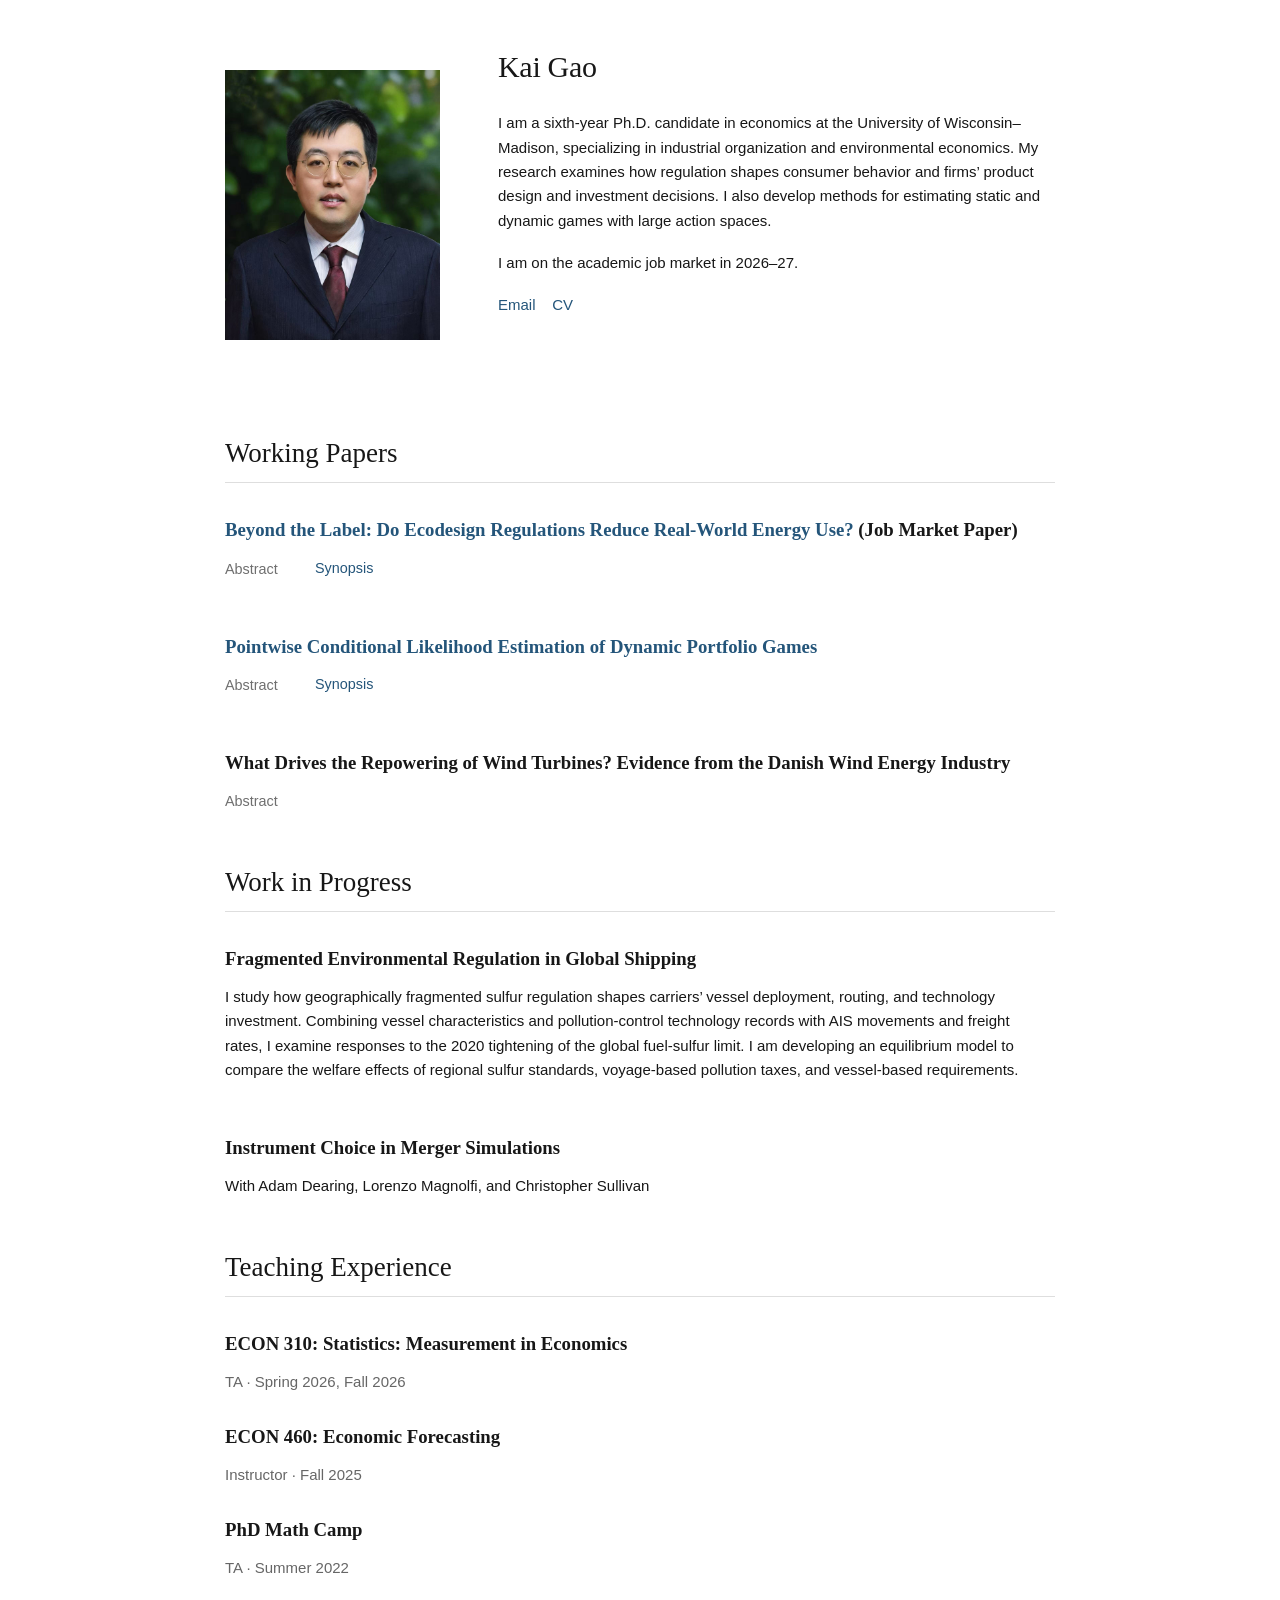
<file: docs/index.html>
<!DOCTYPE html>
<html xmlns="http://www.w3.org/1999/xhtml" lang="en" xml:lang="en"><head>

<meta charset="utf-8">
<meta name="generator" content="quarto-1.10.18">

<meta name="viewport" content="width=device-width, initial-scale=1.0, user-scalable=yes">

<meta name="description" content="Kai Gao is an Economics PhD candidate at UW–Madison studying industrial organization, environmental economics, energy regulation, and firm product design.">

<title>Kai Gao | Economics PhD Candidate | UW–Madison</title>
<style>
/* Default styles provided by pandoc.
** See https://pandoc.org/MANUAL.html#variables-for-html for config info.
*/
span.smallcaps{font-variant: small-caps;}
div.columns{display: flex; gap: 1.5em;}
div.column{flex: auto;}
@media screen {
div.columns{gap: min(4vw, 1.5em);}
div.column{overflow-x: auto;}
}
div.hanging-indent{margin-left: 1.5em; text-indent: -1.5em;}
ul.task-list{list-style: none;}
ul.task-list li input[type="checkbox"] {
  width: 0.8em;
  margin: 0 0.8em 0.2em -1em; /* quarto-specific, see https://github.com/quarto-dev/quarto-cli/issues/4556 */ 
  vertical-align: middle;
}
.display.math{display: block; text-align: center; margin: 0.5rem auto;}
</style>


<script src="site_libs/clipboard/clipboard.min.js"></script>
<script src="site_libs/quarto-html/tabby.min.js"></script>
<script src="site_libs/quarto-html/popper.min.js"></script>
<script src="site_libs/quarto-html/tippy.umd.min.js"></script>
<link href="site_libs/quarto-html/tippy.css" rel="stylesheet">
<link href="site_libs/quarto-html/light-border.css" rel="stylesheet">
<link href="site_libs/quarto-html/quarto-html-640605f58ae58ee79329c070719e555b.min.css" rel="stylesheet" append-hash="true" data-mode="light">
<link href="site_libs/quarto-html/quarto-syntax-highlighting-64a204ab8560d761af7679ceaba22944.css" rel="stylesheet" id="quarto-text-highlighting-styles">
<style>html{ scroll-behavior: smooth; }</style>
<link rel="canonical" href="https://kgao33.github.io/">


<link rel="stylesheet" href="styles.css">
</head>

<body>





<div class="page-shell">
<div class="hero">
<div class="hero-photo">
<p><img src="images/photo.JPG" class="profile-photo img-fluid" alt="Kai Gao"></p>
</div>
<section id="kai-gao" class="hero-copy">
<h1>Kai Gao</h1>
<p>I am a sixth-year Ph.D. candidate in economics at the University of Wisconsin–Madison, specializing in industrial organization and environmental economics. My research examines how regulation shapes consumer behavior and firms’ product design and investment decisions. I also develop methods for estimating static and dynamic games with large action spaces.</p>
<p>I am on the academic job market in 2026–27.</p>
<p><a href="mailto:kgao33@wisc.edu">Email</a> &nbsp;&nbsp; <a href="files/Kai_Gao_CV.pdf">CV</a></p>
</section>
</div>
<h2 id="working-papers">Working Papers</h2>
<section id="beyond-the-label-do-ecodesign-regulations-reduce-real-world-energy-use-jmp" class="paper">
<h3><a href="files/Gao_JMP.pdf">Beyond the Label: Do Ecodesign Regulations Reduce Real-World Energy Use?</a> (Job Market Paper)</h3>
<div class="paper-abstract-links">
<p><a class="synopsis-link" href="files/JMP_synopsis.pdf">Synopsis</a></p>
<details>
<summary>
Abstract
</summary>
<p>
This paper studies how ecodesign regulation shapes product design and consumer welfare when compliance is tied to a single operating mode rather than overall use. I examine the German washing machine market following the 2021 EU reform, which rescaled energy labels based on Eco-program efficiency and capped the program’s duration to make Eco washes more convenient for consumers. Combining detailed product and wash-program data with an original household survey, I find that consumers prefer higher energy-efficiency ratings, yet use Eco for only about 10 percent of their wash cycles. Survey responses indicate that many interpret the label as measuring whole-machine efficiency. Meanwhile, firms offer more energy-efficient Eco programs but more energy-intensive Cotton programs. To explain these responses, I develop an equilibrium model of product entry and program design and estimate it using a novel approach combining composite conditional likelihood with Gibbs sampling, obtaining estimates comparable to those from full portfolio likelihood without enumerating each firm’s large portfolio choice set. The estimates indicate that the duration cap shifts households that value cleaning performance toward Cotton programs, as shorter Eco cycles clean less thoroughly. This substitution increases firms’ incentives to offer longer, more energy-intensive Cotton cycles. Counterfactual results indicate that, relative to a no-reform benchmark, the 2021 reform increases electricity consumption by 3.12 percent and reduces consumer welfare by €231.1 million. Broadening the efficiency index to include Cotton programs can further increase consumer surplus and reduce electricity expenditure.
</p>
</details>
</div>
</section>
<section id="pointwise-conditional-likelihood-estimation-of-dynamic-portfolio-games" class="paper">
<h3><a href="files/PCCP.pdf">Pointwise Conditional Likelihood Estimation of Dynamic Portfolio Games</a></h3>
<div class="paper-abstract-links">
<a class="synopsis-link" href="files/dynamic_portfolio_games_synopsis.pdf">Synopsis</a>

<details>
<summary>Abstract</summary>

<p>
A firm choosing a portfolio of products faces an action space that grows exponentially with the number of potential products. I develop a pointwise conditional choice probability (PCCP) estimator for dynamic games of incomplete information with large portfolio action spaces. In addition to conditioning on the public state, the estimator evaluates each product’s choice conditional on the firm’s remaining choices. Under portfolio-level extreme-value shocks, this conditioning avoids portfolio enumeration in the estimation criterion while preserving interactions among decisions. Dynamic policy evaluation uses Gibbs sampling to compute portfolio expectations and thermodynamic integration to recover joint policy entropy. Under the maintained assumptions, PCCP preserves the equilibria and population identified set of the conventional joint-portfolio conditional choice probability (CCP) formulation. In Monte Carlo experiments, PCCP estimates closely track those of the CCP estimator computed by enumeration. An application to washing-machine introductions after the European Union’s energy-label reform accommodates billions of feasible portfolios. I find sharply declining entry costs for the highest efficiency class between 2021 and 2023.
</p>

</details>
</div>
</section>
<section id="what-drives-the-repowering-of-wind-turbines-evidence-from-the-danish-wind-energy-industry" class="paper">
<h3>What Drives the Repowering of Wind Turbines? Evidence from the Danish Wind Energy Industry</h3>
<details>
<summary>
Abstract
</summary>
<p>
Renewable-energy subsidies affect both investment in new equipment and the incentive to retain existing capital. I study this trade-off in the Danish wind industry, where developers can continue operating, replace aging turbines, or retire a project. I combine turbine records for 2000–2020 with electricity prices and subsidy rules, and develop a dynamic model of project operation and replacement. The revised solution method approximates value functions using basis functions. Repowering is concentrated around early subsidy deadlines. In the historical estimates, feed-in support and scrapping certificates together increase repowered capacity by about 15 percent relative to a scenario without either policy. Extending the modeled support period from ten to twenty years instead reduces repowered capacity by about 4 percent. Longer support raises the return to new investment but also increases the value of keeping existing turbines. A new counterfactual targets production support to project capacity; its quantitative effects await re-estimation. These results highlight the importance of subsidy duration for capital renewal, subject to limitations in project measurement and the estimated investment-cost scale.
</p>
</details>
</section>
<h2 id="work-in-progress">Work in Progress</h2>
<section id="fragmented-environmental-regulation-in-global-shipping" class="paper">
<h3>Fragmented Environmental Regulation in Global Shipping</h3>
<p>I study how geographically fragmented sulfur regulation shapes carriers’ vessel deployment, routing, and technology investment. Combining vessel characteristics and pollution-control technology records with AIS movements and freight rates, I examine responses to the 2020 tightening of the global fuel-sulfur limit. I am developing an equilibrium model to compare the welfare effects of regional sulfur standards, voyage-based pollution taxes, and vessel-based requirements.</p>
</section>
<section id="instrument-choice-in-merger-simulations" class="paper">
<h3>Instrument Choice in Merger Simulations</h3>
<p>With Adam Dearing, Lorenzo Magnolfi, and Christopher Sullivan</p>
</section>
<h2 id="teaching-experience">Teaching Experience</h2>
<section id="econ-310-statistics-measurement-in-economics" class="teaching-entry">
<h3>ECON 310: Statistics: Measurement in Economics</h3>
<p>TA · Spring 2026, Fall 2026</p>
</section>
<section id="econ-460-economic-forecasting" class="teaching-entry">
<h3>ECON 460: Economic Forecasting</h3>
<p>Instructor · Fall 2025</p>
</section>
<section id="phd-math-camp" class="teaching-entry">
<h3>PhD Math Camp</h3>
<p>TA · Summer 2022</p>
</section>
</div>


<script id="quarto-html-after-body" type="application/javascript">
  window.document.addEventListener("DOMContentLoaded", function (event) {
    const tabsets =  window.document.querySelectorAll(".panel-tabset-tabby")
    tabsets.forEach(function(tabset) {
      const tabby = new Tabby('#' + tabset.id);
    });
    const isCodeAnnotation = (el) => {
      for (const clz of el.classList) {
        if (clz.startsWith('code-annotation-')) {                     
          return true;
        }
      }
      return false;
    }
    const onCopySuccess = function(e) {
      // button target
      const button = e.trigger;
      // don't keep focus
      button.blur();
      // flash "checked"
      button.classList.add('code-copy-button-checked');
      var currentTitle = button.getAttribute("title");
      button.setAttribute("title", "Copied!");
      let tooltip;
      if (window.bootstrap) {
        button.setAttribute("data-bs-toggle", "tooltip");
        button.setAttribute("data-bs-placement", "left");
        button.setAttribute("data-bs-title", "Copied!");
        tooltip = new bootstrap.Tooltip(button, 
          { trigger: "manual", 
            customClass: "code-copy-button-tooltip",
            offset: [0, -8]});
        tooltip.show();    
      }
      setTimeout(function() {
        if (tooltip) {
          tooltip.hide();
          button.removeAttribute("data-bs-title");
          button.removeAttribute("data-bs-toggle");
          button.removeAttribute("data-bs-placement");
        }
        button.setAttribute("title", currentTitle);
        button.classList.remove('code-copy-button-checked');
      }, 1000);
      // clear code selection
      e.clearSelection();
    }
    const getTextToCopy = function(trigger) {
      const outerScaffold = trigger.parentElement.cloneNode(true);
      const codeEl = outerScaffold.querySelector('code');
      for (const childEl of codeEl.children) {
        if (isCodeAnnotation(childEl)) {
          childEl.remove();
        }
      }
      return codeEl.innerText;
    }
    const clipboard = new window.ClipboardJS('.code-copy-button:not([data-in-quarto-modal])', {
      text: getTextToCopy
    });
    clipboard.on('success', onCopySuccess);
    if (window.document.getElementById('quarto-embedded-source-code-modal')) {
      const clipboardModal = new window.ClipboardJS('.code-copy-button[data-in-quarto-modal]', {
        text: getTextToCopy,
        container: window.document.getElementById('quarto-embedded-source-code-modal')
      });
      clipboardModal.on('success', onCopySuccess);
    }
      var localhostRegex = new RegExp(/^(?:http|https):\/\/localhost\:?[0-9]*\//);
      var mailtoRegex = new RegExp(/^mailto:/);
        var filterRegex = new RegExp("https:\/\/kgao33\.github\.io\/");
      var isInternal = (href) => {
          return filterRegex.test(href) || localhostRegex.test(href) || mailtoRegex.test(href);
      }
      // Inspect non-navigation links and adorn them if external
     var links = window.document.querySelectorAll('a[href]:not(.nav-link):not(.navbar-brand):not(.toc-action):not(.sidebar-link):not(.sidebar-item-toggle):not(.pagination-link):not(.no-external):not([aria-hidden]):not(.dropdown-item):not(.quarto-navigation-tool):not(.about-link)');
      for (var i=0; i<links.length; i++) {
        const link = links[i];
        if (!isInternal(link.href)) {
          // undo the damage that might have been done by quarto-nav.js in the case of
          // links that we want to consider external
          if (link.dataset.originalHref !== undefined) {
            link.href = link.dataset.originalHref;
          }
            // target, if specified
            link.setAttribute("target", "_blank");
            if (link.getAttribute("rel") === null) {
              link.setAttribute("rel", "noopener");
            }
        }
      }
    function tippyHover(el, contentFn, onTriggerFn, onUntriggerFn) {
      const config = {
        allowHTML: true,
        maxWidth: 500,
        delay: 100,
        arrow: false,
        appendTo: function(el) {
            return el.parentElement;
        },
        interactive: true,
        interactiveBorder: 10,
        theme: 'light-border',
        placement: 'bottom-start',
      };
      if (contentFn) {
        config.content = contentFn;
      }
      if (onTriggerFn) {
        config.onTrigger = onTriggerFn;
      }
      if (onUntriggerFn) {
        config.onUntrigger = onUntriggerFn;
      }
      window.tippy(el, config); 
    }
    const noterefs = window.document.querySelectorAll('a[role="doc-noteref"]');
    for (var i=0; i<noterefs.length; i++) {
      const ref = noterefs[i];
      tippyHover(ref, function() {
        // use id or data attribute instead here
        let href = ref.getAttribute('data-footnote-href') || ref.getAttribute('href');
        try { href = new URL(href).hash; } catch {}
        const id = href.replace(/^#\/?/, "");
        const note = window.document.getElementById(id);
        if (note) {
          return note.innerHTML;
        } else {
          return "";
        }
      });
    }
    const xrefs = window.document.querySelectorAll('a.quarto-xref');
    const processXRef = (id, note) => {
      // Strip column container classes
      const stripColumnClz = (el) => {
        el.classList.remove("page-full", "page-columns");
        if (el.children) {
          for (const child of el.children) {
            stripColumnClz(child);
          }
        }
      }
      stripColumnClz(note)
      if (id === null || id.startsWith('sec-')) {
        // Special case sections, only their first couple elements
        const container = document.createElement("div");
        if (note.children && note.children.length > 2) {
          container.appendChild(note.children[0].cloneNode(true));
          for (let i = 1; i < note.children.length; i++) {
            const child = note.children[i];
            if (child.tagName === "P" && child.innerText === "") {
              continue;
            } else {
              container.appendChild(child.cloneNode(true));
              break;
            }
          }
          if (window.Quarto?.typesetMath) {
            window.Quarto.typesetMath(container);
          }
          return container.innerHTML
        } else {
          if (window.Quarto?.typesetMath) {
            window.Quarto.typesetMath(note);
          }
          return note.innerHTML;
        }
      } else {
        // Remove any anchor links if they are present
        const anchorLink = note.querySelector('a.anchorjs-link');
        if (anchorLink) {
          anchorLink.remove();
        }
        if (window.Quarto?.typesetMath) {
          window.Quarto.typesetMath(note);
        }
        if (note.classList.contains("callout")) {
          return note.outerHTML;
        } else {
          return note.innerHTML;
        }
      }
    }
    for (var i=0; i<xrefs.length; i++) {
      const xref = xrefs[i];
      tippyHover(xref, undefined, function(instance) {
        instance.disable();
        let url = xref.getAttribute('href');
        let hash = undefined; 
        if (url.startsWith('#')) {
          hash = url;
        } else {
          try { hash = new URL(url).hash; } catch {}
        }
        if (hash) {
          const id = hash.replace(/^#\/?/, "");
          const note = window.document.getElementById(id);
          if (note !== null) {
            try {
              const html = processXRef(id, note.cloneNode(true));
              instance.setContent(html);
            } finally {
              instance.enable();
              instance.show();
            }
          } else {
            // See if we can fetch this
            fetch(url.split('#')[0])
            .then(res => res.text())
            .then(html => {
              const parser = new DOMParser();
              const htmlDoc = parser.parseFromString(html, "text/html");
              const note = htmlDoc.getElementById(id);
              if (note !== null) {
                const html = processXRef(id, note);
                instance.setContent(html);
              } 
            }).finally(() => {
              instance.enable();
              instance.show();
            });
          }
        } else {
          // See if we can fetch a full url (with no hash to target)
          // This is a special case and we should probably do some content thinning / targeting
          fetch(url)
          .then(res => res.text())
          .then(html => {
            const parser = new DOMParser();
            const htmlDoc = parser.parseFromString(html, "text/html");
            const note = htmlDoc.querySelector('main.content');
            if (note !== null) {
              // This should only happen for chapter cross references
              // (since there is no id in the URL)
              // remove the first header
              if (note.children.length > 0 && note.children[0].tagName === "HEADER") {
                note.children[0].remove();
              }
              const html = processXRef(null, note);
              instance.setContent(html);
            } 
          }).finally(() => {
            instance.enable();
            instance.show();
          });
        }
      }, function(instance) {
      });
    }
        let selectedAnnoteEl;
        const selectorForAnnotation = ( cell, annotation) => {
          let cellAttr = 'data-code-cell="' + cell + '"';
          let lineAttr = 'data-code-annotation="' +  annotation + '"';
          const selector = 'span[' + cellAttr + '][' + lineAttr + ']';
          return selector;
        }
        const selectCodeLines = (annoteEl) => {
          const doc = window.document;
          const targetCell = annoteEl.getAttribute("data-target-cell");
          const targetAnnotation = annoteEl.getAttribute("data-target-annotation");
          const annoteSpan = window.document.querySelector(selectorForAnnotation(targetCell, targetAnnotation));
          const lines = annoteSpan.getAttribute("data-code-lines").split(",");
          const lineIds = lines.map((line) => {
            return targetCell + "-" + line;
          })
          let top = null;
          let height = null;
          let parent = null;
          if (lineIds.length > 0) {
              //compute the position of the single el (top and bottom and make a div)
              const el = window.document.getElementById(lineIds[0]);
              top = el.offsetTop;
              height = el.offsetHeight;
              parent = el.parentElement.parentElement;
            if (lineIds.length > 1) {
              const lastEl = window.document.getElementById(lineIds[lineIds.length - 1]);
              const bottom = lastEl.offsetTop + lastEl.offsetHeight;
              height = bottom - top;
            }
            if (top !== null && height !== null && parent !== null) {
              // cook up a div (if necessary) and position it 
              let div = window.document.getElementById("code-annotation-line-highlight");
              if (div === null) {
                div = window.document.createElement("div");
                div.setAttribute("id", "code-annotation-line-highlight");
                div.style.position = 'absolute';
                parent.appendChild(div);
              }
              div.style.top = top - 2 + "px";
              div.style.height = height + 4 + "px";
              div.style.left = 0;
              let gutterDiv = window.document.getElementById("code-annotation-line-highlight-gutter");
              if (gutterDiv === null) {
                gutterDiv = window.document.createElement("div");
                gutterDiv.setAttribute("id", "code-annotation-line-highlight-gutter");
                gutterDiv.style.position = 'absolute';
                const codeCell = window.document.getElementById(targetCell);
                const gutter = codeCell.querySelector('.code-annotation-gutter');
                gutter.appendChild(gutterDiv);
              }
              gutterDiv.style.top = top - 2 + "px";
              gutterDiv.style.height = height + 4 + "px";
            }
            selectedAnnoteEl = annoteEl;
          }
        };
        const unselectCodeLines = () => {
          const elementsIds = ["code-annotation-line-highlight", "code-annotation-line-highlight-gutter"];
          elementsIds.forEach((elId) => {
            const div = window.document.getElementById(elId);
            if (div) {
              div.remove();
            }
          });
          selectedAnnoteEl = undefined;
        };
          // Handle positioning of the toggle
      window.addEventListener(
        "resize",
        throttle(() => {
          elRect = undefined;
          if (selectedAnnoteEl) {
            selectCodeLines(selectedAnnoteEl);
          }
        }, 10)
      );
      function throttle(fn, ms) {
      let throttle = false;
      let timer;
        return (...args) => {
          if(!throttle) { // first call gets through
              fn.apply(this, args);
              throttle = true;
          } else { // all the others get throttled
              if(timer) clearTimeout(timer); // cancel #2
              timer = setTimeout(() => {
                fn.apply(this, args);
                timer = throttle = false;
              }, ms);
          }
        };
      }
        // Attach click handler to the DT
        const annoteDls = window.document.querySelectorAll('dt[data-target-cell]');
        for (const annoteDlNode of annoteDls) {
          annoteDlNode.addEventListener('click', (event) => {
            const clickedEl = event.target;
            if (clickedEl !== selectedAnnoteEl) {
              unselectCodeLines();
              const activeEl = window.document.querySelector('dt[data-target-cell].code-annotation-active');
              if (activeEl) {
                activeEl.classList.remove('code-annotation-active');
              }
              selectCodeLines(clickedEl);
              clickedEl.classList.add('code-annotation-active');
            } else {
              // Unselect the line
              unselectCodeLines();
              clickedEl.classList.remove('code-annotation-active');
            }
          });
        }
    const findCites = (el) => {
      const parentEl = el.parentElement;
      if (parentEl) {
        const cites = parentEl.dataset.cites;
        if (cites) {
          return {
            el,
            cites: cites.split(' ')
          };
        } else {
          return findCites(el.parentElement)
        }
      } else {
        return undefined;
      }
    };
    var bibliorefs = window.document.querySelectorAll('a[role="doc-biblioref"]');
    for (var i=0; i<bibliorefs.length; i++) {
      const ref = bibliorefs[i];
      const citeInfo = findCites(ref);
      if (citeInfo) {
        tippyHover(citeInfo.el, function() {
          var popup = window.document.createElement('div');
          citeInfo.cites.forEach(function(cite) {
            var citeDiv = window.document.createElement('div');
            citeDiv.classList.add('hanging-indent');
            citeDiv.classList.add('csl-entry');
            var biblioDiv = window.document.getElementById('ref-' + cite);
            if (biblioDiv) {
              citeDiv.innerHTML = biblioDiv.innerHTML;
            }
            popup.appendChild(citeDiv);
          });
          return popup.innerHTML;
        });
      }
    }
  });
  </script>




<script src="site_libs/quarto-html/zenscroll-min.js"></script>
</body></html>
</file>
<file: docs/site_libs/quarto-html/tippy.css>
.tippy-box[data-animation=fade][data-state=hidden]{opacity:0}[data-tippy-root]{max-width:calc(100vw - 10px)}.tippy-box{position:relative;background-color:#333;color:#fff;border-radius:4px;font-size:14px;line-height:1.4;white-space:normal;outline:0;transition-property:transform,visibility,opacity}.tippy-box[data-placement^=top]>.tippy-arrow{bottom:0}.tippy-box[data-placement^=top]>.tippy-arrow:before{bottom:-7px;left:0;border-width:8px 8px 0;border-top-color:initial;transform-origin:center top}.tippy-box[data-placement^=bottom]>.tippy-arrow{top:0}.tippy-box[data-placement^=bottom]>.tippy-arrow:before{top:-7px;left:0;border-width:0 8px 8px;border-bottom-color:initial;transform-origin:center bottom}.tippy-box[data-placement^=left]>.tippy-arrow{right:0}.tippy-box[data-placement^=left]>.tippy-arrow:before{border-width:8px 0 8px 8px;border-left-color:initial;right:-7px;transform-origin:center left}.tippy-box[data-placement^=right]>.tippy-arrow{left:0}.tippy-box[data-placement^=right]>.tippy-arrow:before{left:-7px;border-width:8px 8px 8px 0;border-right-color:initial;transform-origin:center right}.tippy-box[data-inertia][data-state=visible]{transition-timing-function:cubic-bezier(.54,1.5,.38,1.11)}.tippy-arrow{width:16px;height:16px;color:#333}.tippy-arrow:before{content:"";position:absolute;border-color:transparent;border-style:solid}.tippy-content{position:relative;padding:5px 9px;z-index:1}
</file>
<file: docs/site_libs/quarto-html/light-border.css>
.tippy-box[data-theme~=light-border]{background-color:#fff;background-clip:padding-box;border:1px solid rgba(0,8,16,.15);color:#333;box-shadow:0 4px 14px -2px rgba(0,8,16,.08)}.tippy-box[data-theme~=light-border]>.tippy-backdrop{background-color:#fff}.tippy-box[data-theme~=light-border]>.tippy-arrow:after,.tippy-box[data-theme~=light-border]>.tippy-svg-arrow:after{content:"";position:absolute;z-index:-1}.tippy-box[data-theme~=light-border]>.tippy-arrow:after{border-color:transparent;border-style:solid}.tippy-box[data-theme~=light-border][data-placement^=top]>.tippy-arrow:before{border-top-color:#fff}.tippy-box[data-theme~=light-border][data-placement^=top]>.tippy-arrow:after{border-top-color:rgba(0,8,16,.2);border-width:7px 7px 0;top:17px;left:1px}.tippy-box[data-theme~=light-border][data-placement^=top]>.tippy-svg-arrow>svg{top:16px}.tippy-box[data-theme~=light-border][data-placement^=top]>.tippy-svg-arrow:after{top:17px}.tippy-box[data-theme~=light-border][data-placement^=bottom]>.tippy-arrow:before{border-bottom-color:#fff;bottom:16px}.tippy-box[data-theme~=light-border][data-placement^=bottom]>.tippy-arrow:after{border-bottom-color:rgba(0,8,16,.2);border-width:0 7px 7px;bottom:17px;left:1px}.tippy-box[data-theme~=light-border][data-placement^=bottom]>.tippy-svg-arrow>svg{bottom:16px}.tippy-box[data-theme~=light-border][data-placement^=bottom]>.tippy-svg-arrow:after{bottom:17px}.tippy-box[data-theme~=light-border][data-placement^=left]>.tippy-arrow:before{border-left-color:#fff}.tippy-box[data-theme~=light-border][data-placement^=left]>.tippy-arrow:after{border-left-color:rgba(0,8,16,.2);border-width:7px 0 7px 7px;left:17px;top:1px}.tippy-box[data-theme~=light-border][data-placement^=left]>.tippy-svg-arrow>svg{left:11px}.tippy-box[data-theme~=light-border][data-placement^=left]>.tippy-svg-arrow:after{left:12px}.tippy-box[data-theme~=light-border][data-placement^=right]>.tippy-arrow:before{border-right-color:#fff;right:16px}.tippy-box[data-theme~=light-border][data-placement^=right]>.tippy-arrow:after{border-width:7px 7px 7px 0;right:17px;top:1px;border-right-color:rgba(0,8,16,.2)}.tippy-box[data-theme~=light-border][data-placement^=right]>.tippy-svg-arrow>svg{right:11px}.tippy-box[data-theme~=light-border][data-placement^=right]>.tippy-svg-arrow:after{right:12px}.tippy-box[data-theme~=light-border]>.tippy-svg-arrow{fill:#fff}.tippy-box[data-theme~=light-border]>.tippy-svg-arrow:after{background-image:url([data-uri]);background-size:16px 6px;width:16px;height:6px}
</file>
<file: docs/site_libs/quarto-html/quarto-syntax-highlighting-64a204ab8560d761af7679ceaba22944.css>
/* quarto syntax highlight colors */
:root {
  --quarto-hl-ot-color: #003B4F;
  --quarto-hl-at-color: #657422;
  --quarto-hl-ss-color: #20794D;
  --quarto-hl-an-color: #5E5E5E;
  --quarto-hl-fu-color: #4758AB;
  --quarto-hl-st-color: #20794D;
  --quarto-hl-cf-color: #003B4F;
  --quarto-hl-op-color: #5E5E5E;
  --quarto-hl-er-color: #AD0000;
  --quarto-hl-bn-color: #AD0000;
  --quarto-hl-al-color: #AD0000;
  --quarto-hl-va-color: #111111;
  --quarto-hl-bu-color: inherit;
  --quarto-hl-ex-color: inherit;
  --quarto-hl-pp-color: #AD0000;
  --quarto-hl-in-color: #5E5E5E;
  --quarto-hl-vs-color: #20794D;
  --quarto-hl-wa-color: #5E5E5E;
  --quarto-hl-do-color: #5E5E5E;
  --quarto-hl-im-color: #00769E;
  --quarto-hl-ch-color: #20794D;
  --quarto-hl-dt-color: #AD0000;
  --quarto-hl-fl-color: #AD0000;
  --quarto-hl-co-color: #5E5E5E;
  --quarto-hl-cv-color: #5E5E5E;
  --quarto-hl-cn-color: #8f5902;
  --quarto-hl-sc-color: #5E5E5E;
  --quarto-hl-dv-color: #AD0000;
  --quarto-hl-kw-color: #003B4F;
}

/* other quarto variables */
:root {
  --quarto-font-monospace: SFMono-Regular, Menlo, Monaco, Consolas, "Liberation Mono", "Courier New", monospace;
}

/* syntax highlight based on Pandoc's rules */
pre > code.sourceCode > span {
  color: #003B4F;
}

code.sourceCode > span {
  color: #003B4F;
}

div.sourceCode,
div.sourceCode pre.sourceCode {
  color: #003B4F;
}

/* Normal */
code span {
  color: #003B4F;
}

/* Alert */
code span.al {
  color: #AD0000;
  font-style: inherit;
}

/* Annotation */
code span.an {
  color: #5E5E5E;
  font-style: inherit;
}

/* Attribute */
code span.at {
  color: #657422;
  font-style: inherit;
}

/* BaseN */
code span.bn {
  color: #AD0000;
  font-style: inherit;
}

/* BuiltIn */
code span.bu {
  font-style: inherit;
}

/* ControlFlow */
code span.cf {
  color: #003B4F;
  font-weight: bold;
  font-style: inherit;
}

/* Char */
code span.ch {
  color: #20794D;
  font-style: inherit;
}

/* Constant */
code span.cn {
  color: #8f5902;
  font-style: inherit;
}

/* Comment */
code span.co {
  color: #5E5E5E;
  font-style: inherit;
}

/* CommentVar */
code span.cv {
  color: #5E5E5E;
  font-style: italic;
}

/* Documentation */
code span.do {
  color: #5E5E5E;
  font-style: italic;
}

/* DataType */
code span.dt {
  color: #AD0000;
  font-style: inherit;
}

/* DecVal */
code span.dv {
  color: #AD0000;
  font-style: inherit;
}

/* Error */
code span.er {
  color: #AD0000;
  font-style: inherit;
}

/* Extension */
code span.ex {
  font-style: inherit;
}

/* Float */
code span.fl {
  color: #AD0000;
  font-style: inherit;
}

/* Function */
code span.fu {
  color: #4758AB;
  font-style: inherit;
}

/* Import */
code span.im {
  color: #00769E;
  font-style: inherit;
}

/* Information */
code span.in {
  color: #5E5E5E;
  font-style: inherit;
}

/* Keyword */
code span.kw {
  color: #003B4F;
  font-weight: bold;
  font-style: inherit;
}

/* Operator */
code span.op {
  color: #5E5E5E;
  font-style: inherit;
}

/* Other */
code span.ot {
  color: #003B4F;
  font-style: inherit;
}

/* Preprocessor */
code span.pp {
  color: #AD0000;
  font-style: inherit;
}

/* SpecialChar */
code span.sc {
  color: #5E5E5E;
  font-style: inherit;
}

/* SpecialString */
code span.ss {
  color: #20794D;
  font-style: inherit;
}

/* String */
code span.st {
  color: #20794D;
  font-style: inherit;
}

/* Variable */
code span.va {
  color: #111111;
  font-style: inherit;
}

/* VerbatimString */
code span.vs {
  color: #20794D;
  font-style: inherit;
}

/* Warning */
code span.wa {
  color: #5E5E5E;
  font-style: italic;
}

.prevent-inlining {
  content: "</";
}

/*# sourceMappingURL=9d8d5bb603a83b8298b89080a598c93b.css.map */
</file>
<file: docs/styles.css>
:root {
  --text: #171717;
  --muted: #666666;
  --line: #dedede;
  --link: #24557a;
  --page-width: 940px;
}

/* --------------------------------
   Global
-------------------------------- */

html {
  font-size: 15px;
  scroll-behavior: smooth;
}

body {
  margin: 0;
  background: #ffffff;
  color: var(--text);
  font-family: Arial, Helvetica, sans-serif;
  font-size: 1rem;
  line-height: 1.62;
}

/* Remove Quarto's default background effects */
body,
.navbar,
.nav-footer {
  background-color: #ffffff !important;
}

/* --------------------------------
   Main page width and spacing
-------------------------------- */

.page-shell {
  width: 100%;
  max-width: var(--page-width);
  margin-left: auto;
  margin-right: auto;
  padding: 50px 55px 85px;
  box-sizing: border-box;
}

main {
  width: 100% !important;
  max-width: none !important;
  margin: 0 !important;
  padding: 0 !important;
}

/* --------------------------------
   Navbar
-------------------------------- */

.navbar {
  max-width: var(--page-width);
  margin-left: auto;
  margin-right: auto;
  padding: 24px 55px 8px;
  border: none !important;
  box-shadow: none !important;
  box-sizing: border-box;
}

.navbar-brand {
  display: none !important;
}

.navbar-collapse {
  justify-content: flex-end;
}

.navbar-nav {
  gap: 24px;
}

.nav-link {
  color: var(--text) !important;
  font-size: 0.95rem;
  font-weight: 400;
  padding-left: 0 !important;
  padding-right: 0 !important;
}

.nav-link:hover {
  color: var(--link) !important;
}

/* --------------------------------
   Hero / bio section
-------------------------------- */

.hero {
  display: grid;
  grid-template-columns: 215px minmax(0, 1fr);
  column-gap: 58px;
  align-items: start;
  margin-top: 5px;
  margin-bottom: 82px;
}

.hero-photo {
  width: 215px;
}

.profile-photo {
  display: block;
  width: 215px;
  height: 270px;
  object-fit: cover;
  object-position: center top;
  border: none;
}

.hero-copy {
  padding-top: 0;
}

.hero-copy h1 {
  margin: -4px 0 28px;
  font-family: Georgia, "Times New Roman", serif;
  font-size: 2rem;
  font-weight: 500;
  line-height: 1.08;
  letter-spacing: -0.01em;
}

.hero-copy p {
  max-width: 610px;
  margin-top: 0;
  margin-bottom: 18px;
}

.hero-copy strong {
  font-weight: 600;
}

/* --------------------------------
   Links
-------------------------------- */

a {
  color: var(--link);
  text-decoration: none;
}

a:hover {
  color: var(--link);
  text-decoration: underline;
}

/* --------------------------------
   Section heading
-------------------------------- */

h2 {
  margin: 0 0 34px;
  padding-bottom: 11px;
  border-bottom: 1px solid var(--line);

  font-family: Georgia, "Times New Roman", serif;
  font-size: 1.8rem;
  font-weight: 500;
  line-height: 1.25;
}

/* --------------------------------
   Papers
-------------------------------- */

.paper {
  margin-bottom: 53px;
}

.paper h3,
.teaching-entry h3 {
  max-width: 820px;
  margin: 0 0 13px;

  font-family: Georgia, "Times New Roman", serif;
  font-size: 1.25rem;
  font-weight: 600;
  line-height: 1.38;
}

.paper p {
  max-width: 810px;
  margin-top: 0;
  margin-bottom: 14px;
}

.paper-links {
  display: inline-block;
  margin-top: 10px;

  color: var(--muted);
  font-size: 0.94rem;
}

.teaching-entry {
  margin-bottom: 30px;
}

.teaching-entry p {
  margin: 0;
  color: var(--muted);
}

/* --------------------------------
   Expandable abstract
-------------------------------- */

details {
  max-width: 810px;
  margin-top: 13px;
  margin-bottom: 5px;
}

summary {
  display: inline-block;
  cursor: pointer;
  color: var(--link);
  font-size: 0.96rem;
  list-style: none;
}

summary::-webkit-details-marker {
  display: none;
}

summary:hover {
  text-decoration: underline;
}

details[open] summary {
  margin-bottom: 12px;
}

details p {
  margin-top: 0;
  color: var(--muted);
}

/* --------------------------------
   Footer
-------------------------------- */

.nav-footer {
  border-top: 1px solid var(--line);
  color: var(--muted);
  font-size: 0.88rem;
  padding-top: 20px;
  padding-bottom: 20px;
}

/* --------------------------------
   Remove unnecessary Quarto spacing
-------------------------------- */

#quarto-content {
  padding: 0 !important;
}

.page-columns {
  display: block !important;
}

.content {
  width: 100% !important;
  max-width: none !important;
}

/* --------------------------------
   Tablet
-------------------------------- */

@media (max-width: 900px) {

  .page-shell {
    padding-left: 45px;
    padding-right: 45px;
  }

  .navbar {
    padding-left: 45px;
    padding-right: 45px;
  }

  .hero {
    grid-template-columns: 190px minmax(0, 1fr);
    column-gap: 45px;
  }

  .hero-photo,
  .profile-photo {
    width: 190px;
  }

  .profile-photo {
    height: 240px;
  }

  .hero-copy h1 {
    font-size: 1.9rem;
  }
}

/* --------------------------------
   Mobile
-------------------------------- */

@media (max-width: 680px) {

  .page-shell {
    padding: 28px 24px 65px;
  }

  .navbar {
    padding: 18px 24px 5px;
  }

  .hero {
    display: block;
    margin-bottom: 58px;
  }

  .hero-photo {
    width: 190px;
    margin-bottom: 28px;
  }

  .profile-photo {
    width: 190px;
    height: 235px;
  }

  .hero-copy h1 {
    margin-top: 0;
    margin-bottom: 22px;
    font-size: 1.8rem;
  }

  h2 {
    font-size: 1.62rem;
    margin-bottom: 28px;
  }

  .paper {
    margin-bottom: 45px;
  }

  .paper h3,
  .teaching-entry h3 {
    font-size: 1.17rem;
  }
}

/* Keep the JMP synopsis beside its abstract toggle. */
.paper-abstract-links {
  position: relative;
}

.paper-abstract-links .synopsis-link {
  position: absolute;
  top: 0;
  left: 6rem;
  font-size: 0.96rem;
}
</file>
<file: docs/site_libs/quarto-html/quarto-html-640605f58ae58ee79329c070719e555b.min.css>
.top-right{position:absolute;top:1em;right:1em}.visually-hidden{border:0;clip:rect(0 0 0 0);height:auto;margin:0;overflow:hidden;padding:0;position:absolute;width:1px;white-space:nowrap}.hidden{display:none !important}.zindex-bottom{z-index:-1 !important}figure.figure{display:block}.quarto-layout-panel{margin-bottom:1em}.quarto-layout-panel>figure{width:100%}.quarto-layout-panel>figure>figcaption,.quarto-layout-panel>.panel-caption{margin-top:10pt}.quarto-layout-panel>.table-caption{margin-top:0px}.table-caption p{margin-bottom:.5em}.quarto-layout-row{display:flex;flex-direction:row;align-items:flex-start}.quarto-layout-valign-top{align-items:flex-start}.quarto-layout-valign-bottom{align-items:flex-end}.quarto-layout-valign-center{align-items:center}.quarto-layout-cell{position:relative;margin-right:20px}.quarto-layout-cell:last-child{margin-right:0}.quarto-layout-cell figure,.quarto-layout-cell>p{margin:.2em}.quarto-layout-cell img{max-width:100%}.quarto-layout-cell .html-widget{width:100% !important}.quarto-layout-cell div figure p{margin:0}.quarto-layout-cell figure{display:block;margin-inline-start:0;margin-inline-end:0}.quarto-layout-cell table{display:inline-table}.quarto-layout-cell-subref figcaption,figure .quarto-layout-row figure figcaption{text-align:center;font-style:italic}.quarto-figure{position:relative;margin-bottom:1em}.quarto-figure>figure{width:100%;margin-bottom:0}.quarto-figure-left>figure>p,.quarto-figure-left>figure>div{text-align:left}.quarto-figure-center>figure>p,.quarto-figure-center>figure>div{text-align:center}.quarto-figure-right>figure>p,.quarto-figure-right>figure>div{text-align:right}.quarto-figure>figure>div.cell-annotation,.quarto-figure>figure>div code{text-align:left}figure>p:empty{display:none}figure>p:first-child{margin-top:0;margin-bottom:0}figure>figcaption.quarto-float-caption-bottom{margin-bottom:.5em}figure>figcaption.quarto-float-caption-top{margin-top:.5em}div[id^=tbl-]{position:relative}.quarto-figure>.anchorjs-link{position:absolute;top:.6em;right:.5em}div[id^=tbl-]>.anchorjs-link{position:absolute;top:.7em;right:.3em}.quarto-figure:hover>.anchorjs-link,div[id^=tbl-]:hover>.anchorjs-link,h2:hover>.anchorjs-link,h3:hover>.anchorjs-link,h4:hover>.anchorjs-link,h5:hover>.anchorjs-link,h6:hover>.anchorjs-link,.reveal-anchorjs-link>.anchorjs-link{opacity:1}#title-block-header{margin-block-end:1rem;position:relative;margin-top:-1px}#title-block-header .abstract{margin-block-start:1rem}#title-block-header .abstract .abstract-title{font-weight:600}#title-block-header a{text-decoration:none}#title-block-header .author,#title-block-header .date,#title-block-header .doi{margin-block-end:.2rem}#title-block-header .quarto-title-block>div{display:flex}#title-block-header .quarto-title-block>div>h1{flex-grow:1}#title-block-header .quarto-title-block>div>button{flex-shrink:0;height:2.25rem;margin-top:0}tr.header>th>p:last-of-type{margin-bottom:0px}table,table.table{margin-top:.5rem;margin-bottom:.5rem}caption,.table-caption{padding-top:.5rem;padding-bottom:.5rem;text-align:center}figure.quarto-float-tbl figcaption.quarto-float-caption-top{margin-top:.5rem;margin-bottom:.25rem;text-align:center}figure.quarto-float-tbl figcaption.quarto-float-caption-bottom{padding-top:.25rem;margin-bottom:.5rem;text-align:center}.utterances{max-width:none;margin-left:-8px}iframe{margin-bottom:1em}details{margin-bottom:1em}details[show]{margin-bottom:0}details>summary{color:rgb(110.5,110.5,110.5)}details>summary>p:only-child{display:inline}div.code-copy-outer-scaffold{position:relative}dd code:not(.sourceCode),p code:not(.sourceCode){white-space:pre-wrap}code{white-space:pre}@media print{code{white-space:pre-wrap}}pre>code{display:block}pre>code.sourceCode{white-space:pre}pre>code.sourceCode>span>a:first-child::before{text-decoration:none}pre.code-overflow-wrap>code.sourceCode{white-space:pre-wrap}pre.code-overflow-scroll>code.sourceCode{white-space:pre}code a:any-link{color:inherit;text-decoration:none}code a:hover{color:inherit;text-decoration:underline}ul.task-list{padding-left:1em}[data-tippy-root]{display:inline-block}.tippy-content .footnote-back{display:none}.footnote-back{margin-left:.2em}.tippy-content{overflow-x:auto}.quarto-embedded-source-code{display:none}.quarto-unresolved-ref{font-weight:600}.quarto-cover-image{max-width:35%;float:right;margin-left:30px}.cell-output-display .widget-subarea{margin-bottom:1em}.cell-output-display:not(.no-overflow-x),.knitsql-table:not(.no-overflow-x){overflow-x:auto}.panel-input{margin-bottom:1em}.panel-input>div,.panel-input>div>div{display:inline-block;vertical-align:top;padding-right:12px}.panel-input>p:last-child{margin-bottom:0}.layout-sidebar{margin-bottom:1em}.layout-sidebar .tab-content{border:none}.tab-content>.page-columns.active{display:grid}div.sourceCode>iframe{width:100%;height:300px;margin-bottom:-0.5em}a{text-underline-offset:3px}.callout pre.sourceCode{padding-left:0}div.ansi-escaped-output{font-family:monospace;display:block}/*!
*
* ansi colors from IPython notebook's
*
* we also add `bright-[color]-` synonyms for the `-[color]-intense` classes since
* that seems to be what ansi_up emits
*
*/.ansi-black-fg{color:#3e424d}.ansi-black-bg{background-color:#3e424d}.ansi-black-intense-black,.ansi-bright-black-fg{color:#282c36}.ansi-black-intense-black,.ansi-bright-black-bg{background-color:#282c36}.ansi-red-fg{color:#e75c58}.ansi-red-bg{background-color:#e75c58}.ansi-red-intense-red,.ansi-bright-red-fg{color:#b22b31}.ansi-red-intense-red,.ansi-bright-red-bg{background-color:#b22b31}.ansi-green-fg{color:#00a250}.ansi-green-bg{background-color:#00a250}.ansi-green-intense-green,.ansi-bright-green-fg{color:#007427}.ansi-green-intense-green,.ansi-bright-green-bg{background-color:#007427}.ansi-yellow-fg{color:#ddb62b}.ansi-yellow-bg{background-color:#ddb62b}.ansi-yellow-intense-yellow,.ansi-bright-yellow-fg{color:#b27d12}.ansi-yellow-intense-yellow,.ansi-bright-yellow-bg{background-color:#b27d12}.ansi-blue-fg{color:#208ffb}.ansi-blue-bg{background-color:#208ffb}.ansi-blue-intense-blue,.ansi-bright-blue-fg{color:#0065ca}.ansi-blue-intense-blue,.ansi-bright-blue-bg{background-color:#0065ca}.ansi-magenta-fg{color:#d160c4}.ansi-magenta-bg{background-color:#d160c4}.ansi-magenta-intense-magenta,.ansi-bright-magenta-fg{color:#a03196}.ansi-magenta-intense-magenta,.ansi-bright-magenta-bg{background-color:#a03196}.ansi-cyan-fg{color:#60c6c8}.ansi-cyan-bg{background-color:#60c6c8}.ansi-cyan-intense-cyan,.ansi-bright-cyan-fg{color:#258f8f}.ansi-cyan-intense-cyan,.ansi-bright-cyan-bg{background-color:#258f8f}.ansi-white-fg{color:#c5c1b4}.ansi-white-bg{background-color:#c5c1b4}.ansi-white-intense-white,.ansi-bright-white-fg{color:#a1a6b2}.ansi-white-intense-white,.ansi-bright-white-bg{background-color:#a1a6b2}.ansi-default-inverse-fg{color:#fff}.ansi-default-inverse-bg{background-color:#000}.ansi-bold{font-weight:bold}.ansi-underline{text-decoration:underline}:root{--quarto-body-bg: #fff;--quarto-body-color: #222;--quarto-text-muted: rgb(110.5, 110.5, 110.5);--quarto-border-color: rgb(110.5, 110.5, 110.5);--quarto-border-width: 1px;--quarto-border-radius: 4px}table.gt_table{color:var(--quarto-body-color);font-size:1em;width:100%;background-color:rgba(0,0,0,0);border-top-width:inherit;border-bottom-width:inherit;border-color:var(--quarto-border-color)}table.gt_table th.gt_column_spanner_outer{color:var(--quarto-body-color);background-color:rgba(0,0,0,0);border-top-width:inherit;border-bottom-width:inherit;border-color:var(--quarto-border-color)}table.gt_table th.gt_col_heading{color:var(--quarto-body-color);font-weight:bold;background-color:rgba(0,0,0,0)}table.gt_table thead.gt_col_headings{border-bottom:1px solid currentColor;border-top-width:inherit;border-top-color:var(--quarto-border-color)}table.gt_table thead.gt_col_headings:not(:first-child){border-top-width:1px;border-top-color:var(--quarto-border-color)}table.gt_table td.gt_row{border-bottom-width:1px;border-bottom-color:var(--quarto-border-color);border-top-width:0px}table.gt_table tbody.gt_table_body{border-top-width:1px;border-bottom-width:1px;border-bottom-color:var(--quarto-border-color);border-top-color:currentColor}div.columns{display:initial;gap:initial}div.column{display:inline-block;overflow-x:initial;vertical-align:top;width:50%}.code-annotation-tip-content{word-wrap:break-word}.code-annotation-container-hidden{display:none !important}dl.code-annotation-container-grid{display:grid;grid-template-columns:min-content auto}dl.code-annotation-container-grid dt{grid-column:1}dl.code-annotation-container-grid dd{grid-column:2}pre.sourceCode.code-annotation-code{padding-right:0}code.sourceCode .code-annotation-anchor{z-index:100;position:relative;float:right;background-color:rgba(0,0,0,0)}input[type=checkbox]{margin-right:.5ch}:root{--mermaid-bg-color: #fff;--mermaid-edge-color: #999;--mermaid-node-fg-color: #222;--mermaid-fg-color: #222;--mermaid-fg-color--lighter: rgb(59.5, 59.5, 59.5);--mermaid-fg-color--lightest: #555555;--mermaid-font-family: sans-serif;--mermaid-label-bg-color: #fff;--mermaid-label-fg-color: #468;--mermaid-node-bg-color: rgba(68, 102, 136, 0.1);--mermaid-node-fg-color: #222}@media print{:root{font-size:11pt}#quarto-sidebar,#TOC,.nav-page{display:none}.page-columns .content{grid-column-start:page-start}.fixed-top{position:relative}.panel-caption,.figure-caption,figcaption{color:#666}}body.quarto-light .dark-content{display:none !important}body.quarto-dark .light-content{display:none !important}.code-copy-button{position:absolute;top:0;right:0;border:0;margin-top:5px;margin-right:5px;background-color:rgba(0,0,0,0);z-index:3}.code-copy-button-tooltip{font-size:.75em}div.code-copy-outer-scaffold:hover>.code-copy-button>.bi::before{display:inline-block;height:1rem;width:1rem;content:"";vertical-align:-0.125em;background-image:url('data:image/svg+xml,<svg xmlns="http://www.w3.org/2000/svg" width="16" height="16" fill="rgb(111, 111, 111)" viewBox="0 0 16 16"><path d="M4 1.5H3a2 2 0 0 0-2 2V14a2 2 0 0 0 2 2h10a2 2 0 0 0 2-2V3.5a2 2 0 0 0-2-2h-1v1h1a1 1 0 0 1 1 1V14a1 1 0 0 1-1 1H3a1 1 0 0 1-1-1V3.5a1 1 0 0 1 1-1h1v-1z"/><path d="M9.5 1a.5.5 0 0 1 .5.5v1a.5.5 0 0 1-.5.5h-3a.5.5 0 0 1-.5-.5v-1a.5.5 0 0 1 .5-.5h3zm-3-1A1.5 1.5 0 0 0 5 1.5v1A1.5 1.5 0 0 0 6.5 4h3A1.5 1.5 0 0 0 11 2.5v-1A1.5 1.5 0 0 0 9.5 0h-3z"/></svg>');background-repeat:no-repeat;background-size:1rem 1rem}div.code-copy-outer-scaffold:hover>.code-copy-button-checked>.bi::before{background-image:url('data:image/svg+xml,<svg xmlns="http://www.w3.org/2000/svg" width="16" height="16" fill="rgb(111, 111, 111)" viewBox="0 0 16 16"><path d="M13.854 3.646a.5.5 0 0 1 0 .708l-7 7a.5.5 0 0 1-.708 0l-3.5-3.5a.5.5 0 1 1 .708-.708L6.5 10.293l6.646-6.647a.5.5 0 0 1 .708 0z"/></svg>')}div.code-copy-outer-scaffold:hover>.code-copy-button:hover>.bi::before{background-image:url('data:image/svg+xml,<svg xmlns="http://www.w3.org/2000/svg" width="16" height="16" fill="rgb(13, 110, 253)" viewBox="0 0 16 16"><path d="M4 1.5H3a2 2 0 0 0-2 2V14a2 2 0 0 0 2 2h10a2 2 0 0 0 2-2V3.5a2 2 0 0 0-2-2h-1v1h1a1 1 0 0 1 1 1V14a1 1 0 0 1-1 1H3a1 1 0 0 1-1-1V3.5a1 1 0 0 1 1-1h1v-1z"/><path d="M9.5 1a.5.5 0 0 1 .5.5v1a.5.5 0 0 1-.5.5h-3a.5.5 0 0 1-.5-.5v-1a.5.5 0 0 1 .5-.5h3zm-3-1A1.5 1.5 0 0 0 5 1.5v1A1.5 1.5 0 0 0 6.5 4h3A1.5 1.5 0 0 0 11 2.5v-1A1.5 1.5 0 0 0 9.5 0h-3z"/></svg>')}div.code-copy-outer-scaffold:hover>.code-copy-button-checked:hover>.bi::before{background-image:url('data:image/svg+xml,<svg xmlns="http://www.w3.org/2000/svg" width="16" height="16" fill="rgb(13, 110, 253)"  viewBox="0 0 16 16"><path d="M13.854 3.646a.5.5 0 0 1 0 .708l-7 7a.5.5 0 0 1-.708 0l-3.5-3.5a.5.5 0 1 1 .708-.708L6.5 10.293l6.646-6.647a.5.5 0 0 1 .708 0z"/></svg>')}.panel-tabset [role=tablist]{border-bottom:1px solid #dee2e6;list-style:none;margin:0;padding:0;width:100%}.panel-tabset [role=tablist] *{-webkit-box-sizing:border-box;box-sizing:border-box}@media(min-width: 30em){.panel-tabset [role=tablist] li{display:inline-block}}.panel-tabset [role=tab]{border:1px solid rgba(0,0,0,0);border-top-color:#dee2e6;display:block;padding:.5em 1em;text-decoration:none}@media(min-width: 30em){.panel-tabset [role=tab]{border-top-color:rgba(0,0,0,0);display:inline-block;margin-bottom:-1px}}.panel-tabset [role=tab][aria-selected=true]{background-color:#dee2e6}@media(min-width: 30em){.panel-tabset [role=tab][aria-selected=true]{background-color:rgba(0,0,0,0);border:1px solid #dee2e6;border-bottom-color:#fff}}@media(min-width: 30em){.panel-tabset [role=tab]:hover:not([aria-selected=true]){border:1px solid #dee2e6}}.img-fluid{max-width:100%;height:auto}:root{--quarto-scss-export-body-bg: #fff;--quarto-scss-export-body-color: #222;--quarto-scss-export-text-muted: rgb(110.5, 110.5, 110.5);--quarto-scss-export-border-color: rgb(110.5, 110.5, 110.5);--quarto-scss-export-table-border-color: rgb(110.5, 110.5, 110.5);--quarto-scss-export-btn-code-copy-color: rgb(110.5, 110.5, 110.5);--quarto-scss-export-btn-code-copy-color-active: #0d6efd;--quarto-scss-export-primary: #468;--quarto-scss-export-secondary: #999;--quarto-scss-export-mermaid-bg-color: #fff;--quarto-scss-export-mermaid-edge-color: #999;--quarto-scss-export-mermaid-node-fg-color: #222;--quarto-scss-export-mermaid-fg-color: #222;--quarto-scss-export-mermaid-fg-color--lighter: rgb(59.5, 59.5, 59.5);--quarto-scss-export-mermaid-fg-color--lightest: #555555;--quarto-scss-export-mermaid-label-bg-color: #fff;--quarto-scss-export-mermaid-label-fg-color: #468;--quarto-scss-export-mermaid-node-bg-color: rgba(68, 102, 136, 0.1);--quarto-scss-export-tabset-border-color: rgb(222, 226, 230)}
</file>
